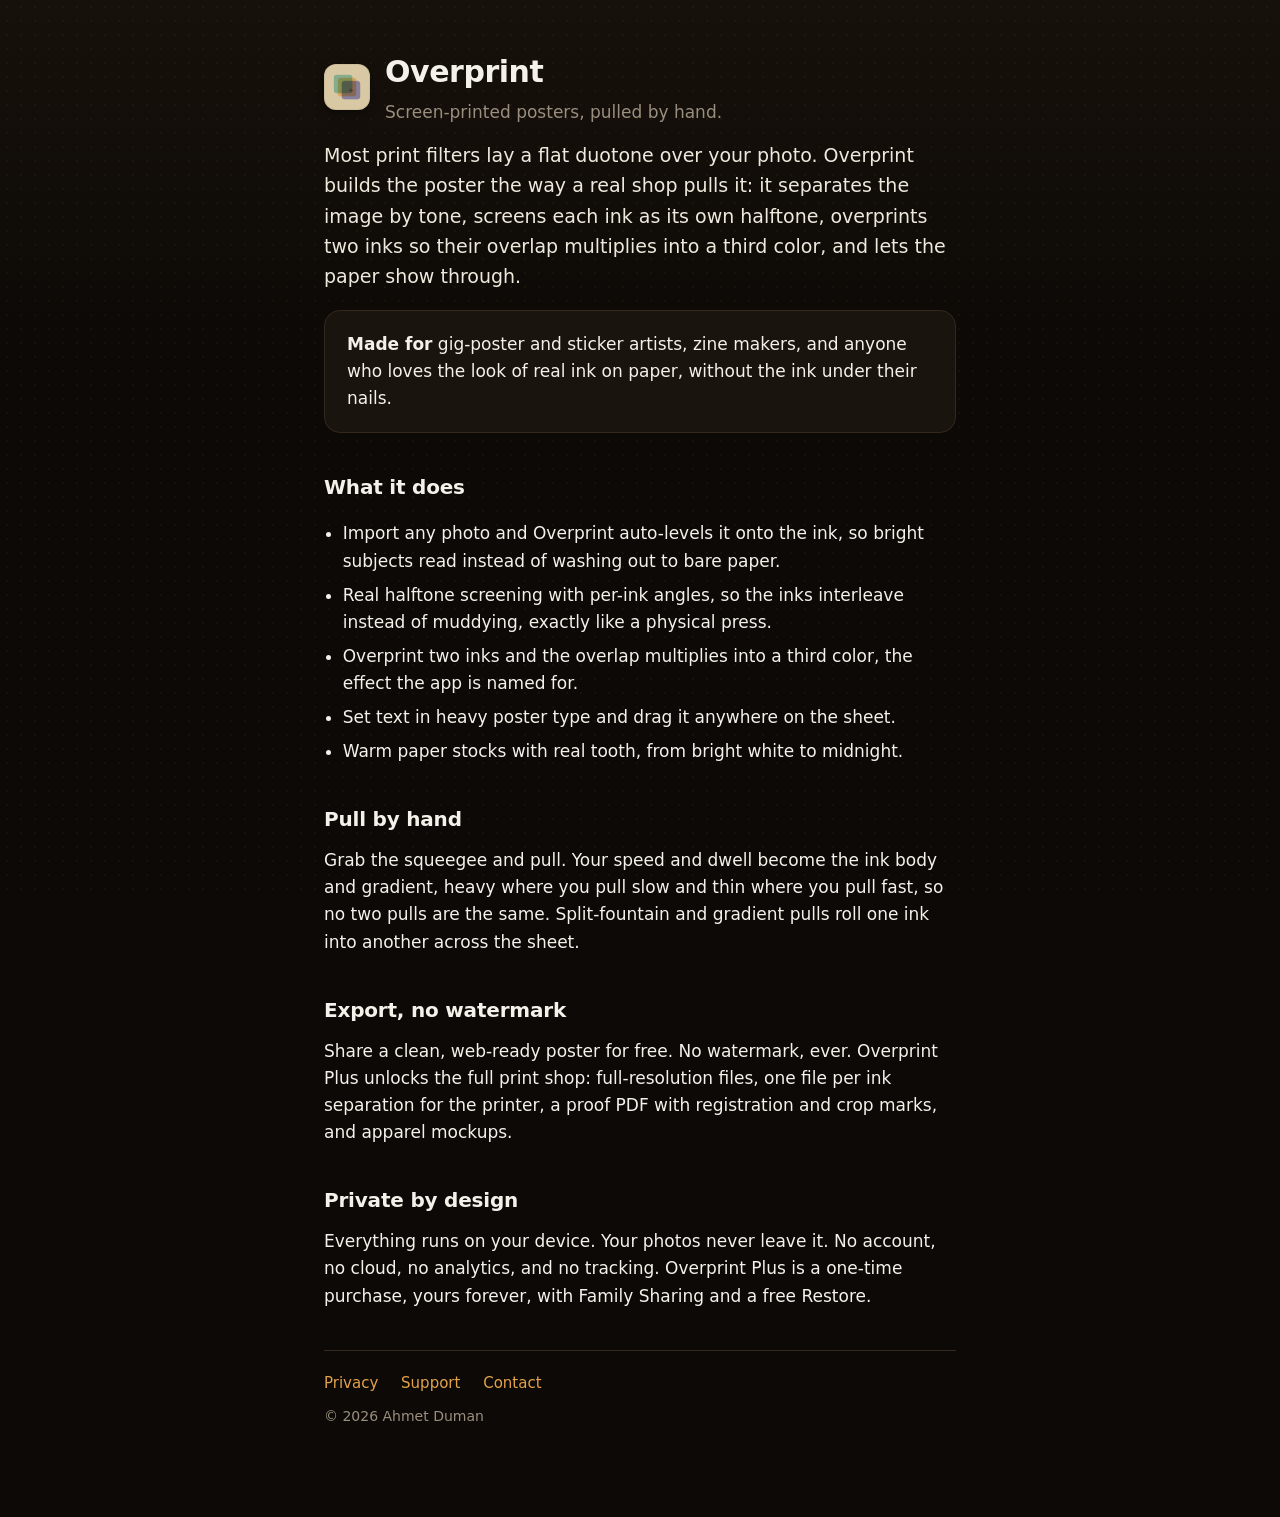
<file: index.html>
<!doctype html>
<html lang="en">
<head>
<meta charset="utf-8">
<meta name="viewport" content="width=device-width, initial-scale=1">
<title>Overprint - screen-printed posters, pulled by hand on your iPhone</title>
<link rel="canonical" href="https://aduman.github.io/overprint-app/">
<meta name="description" content="Turn any photo into a real screen-printed poster on your device. Halftone screens, spot inks, overprint color, and a squeegee you pull by hand. No watermark, no subscription.">
<link rel="icon" href="icon.png">
<link rel="stylesheet" href="style.css">
</head>
<body>
<div class="wrap">
  <header>
    <div class="mark" aria-hidden="true"></div>
    <div>
      <h1>Overprint</h1>
      <p class="tag">Screen-printed posters, pulled by hand.</p>
    </div>
  </header>

  <p class="lede">Most print filters lay a flat duotone over your photo. Overprint builds the poster the
  way a real shop pulls it: it separates the image by tone, screens each ink as its own halftone,
  overprints two inks so their overlap multiplies into a third color, and lets the paper show through.</p>

  <div class="card">
    <strong>Made for</strong> gig-poster and sticker artists, zine makers, and anyone who loves the look
    of real ink on paper, without the ink under their nails.
  </div>

  <h2>What it does</h2>
  <ul>
    <li>Import any photo and Overprint auto-levels it onto the ink, so bright subjects read instead of
        washing out to bare paper.</li>
    <li>Real halftone screening with per-ink angles, so the inks interleave instead of muddying, exactly
        like a physical press.</li>
    <li>Overprint two inks and the overlap multiplies into a third color, the effect the app is named for.</li>
    <li>Set text in heavy poster type and drag it anywhere on the sheet.</li>
    <li>Warm paper stocks with real tooth, from bright white to midnight.</li>
  </ul>

  <h2>Pull by hand</h2>
  <p>Grab the squeegee and pull. Your speed and dwell become the ink body and gradient, heavy where you
  pull slow and thin where you pull fast, so no two pulls are the same. Split-fountain and gradient pulls
  roll one ink into another across the sheet.</p>

  <h2>Export, no watermark</h2>
  <p>Share a clean, web-ready poster for free. No watermark, ever. Overprint Plus unlocks the full print
  shop: full-resolution files, one file per ink separation for the printer, a proof PDF with registration
  and crop marks, and apparel mockups.</p>

  <h2>Private by design</h2>
  <p>Everything runs on your device. Your photos never leave it. No account, no cloud, no analytics, and
  no tracking. Overprint Plus is a one-time purchase, yours forever, with Family Sharing and a free Restore.</p>

  <nav>
    <a href="privacy.html">Privacy</a>
    <a href="support.html">Support</a>
    <a href="mailto:membrain.app@gmail.com">Contact</a>
  </nav>
  <p class="muted">© 2026 Ahmet Duman</p>
</div>
</body>
</html>
</file>
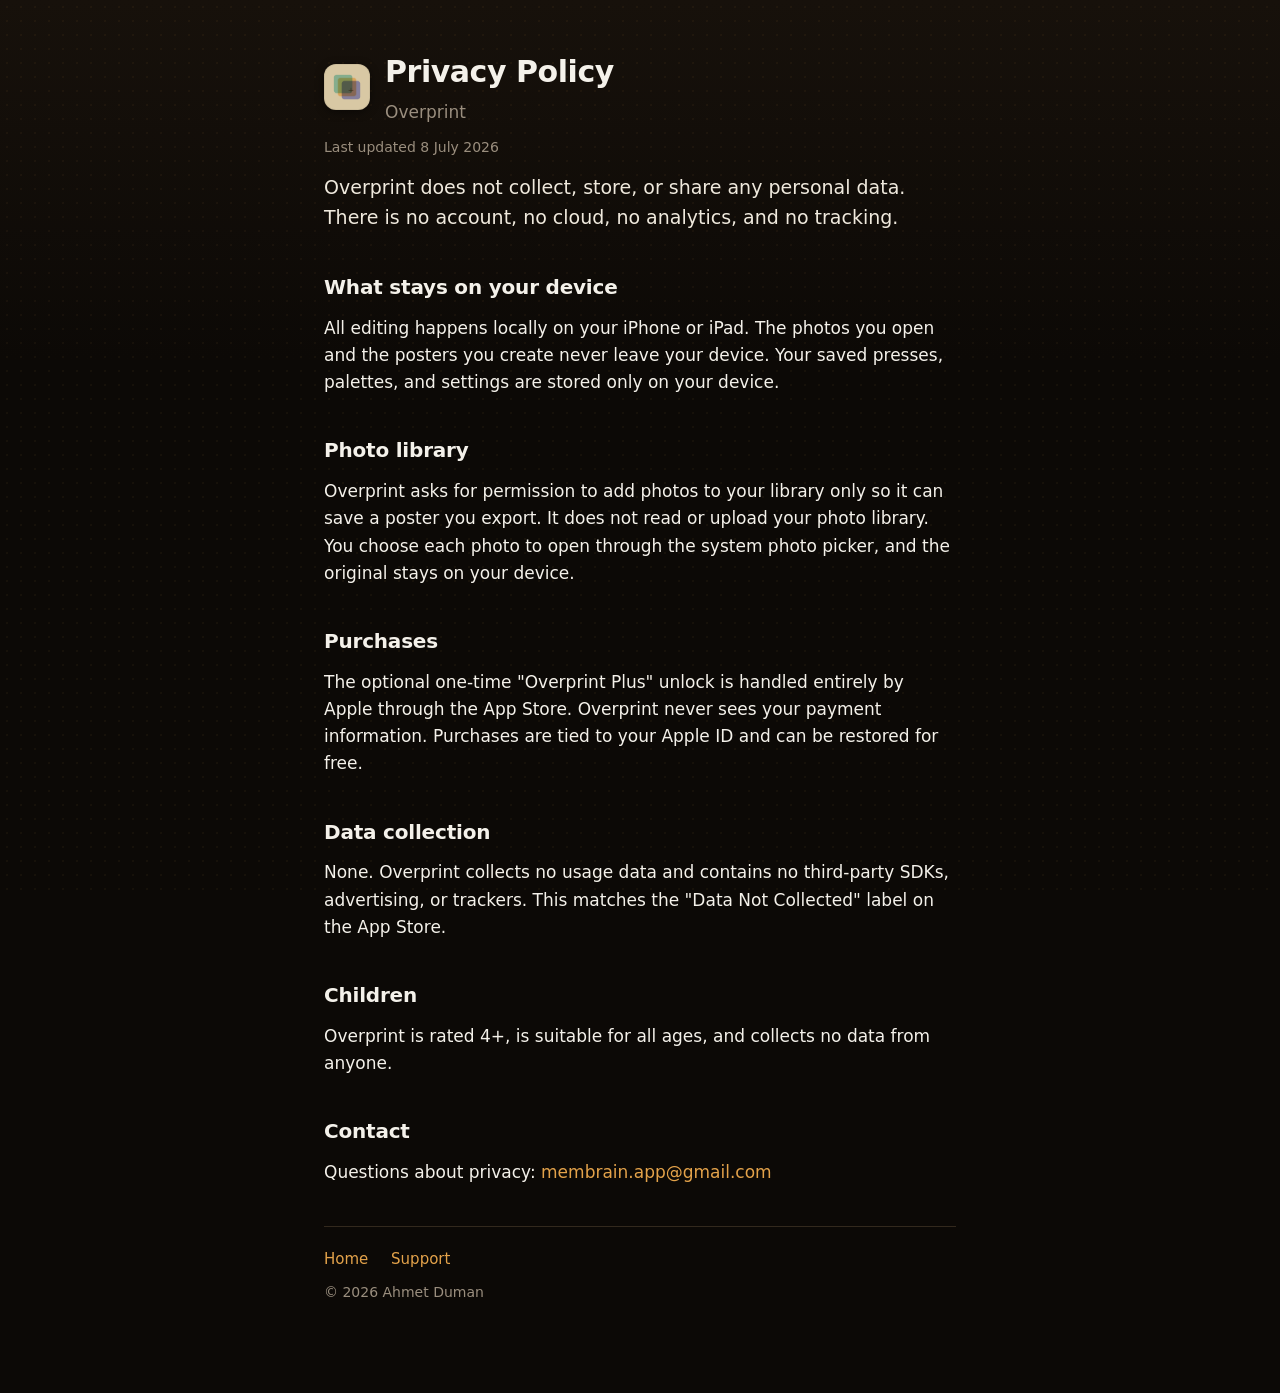
<file: privacy.html>
<!doctype html>
<html lang="en">
<head>
<meta charset="utf-8">
<meta name="viewport" content="width=device-width, initial-scale=1">
<title>Overprint - Privacy Policy</title>
<link rel="canonical" href="https://aduman.github.io/overprint-app/privacy.html">
<meta name="description" content="Overprint collects no data. Everything runs on your device.">
<link rel="icon" href="icon.png">
<link rel="stylesheet" href="style.css">
</head>
<body>
<div class="wrap">
  <header>
    <div class="mark" aria-hidden="true"></div>
    <div><h1>Privacy Policy</h1><p class="tag">Overprint</p></div>
  </header>

  <p class="muted">Last updated 8 July 2026</p>

  <p class="lede">Overprint does not collect, store, or share any personal data. There is no account, no
  cloud, no analytics, and no tracking.</p>

  <h2>What stays on your device</h2>
  <p>All editing happens locally on your iPhone or iPad. The photos you open and the posters you create
  never leave your device. Your saved presses, palettes, and settings are stored only on your device.</p>

  <h2>Photo library</h2>
  <p>Overprint asks for permission to add photos to your library only so it can save a poster you export.
  It does not read or upload your photo library. You choose each photo to open through the system photo
  picker, and the original stays on your device.</p>

  <h2>Purchases</h2>
  <p>The optional one-time "Overprint Plus" unlock is handled entirely by Apple through the App Store.
  Overprint never sees your payment information. Purchases are tied to your Apple ID and can be restored
  for free.</p>

  <h2>Data collection</h2>
  <p>None. Overprint collects no usage data and contains no third-party SDKs, advertising, or trackers.
  This matches the "Data Not Collected" label on the App Store.</p>

  <h2>Children</h2>
  <p>Overprint is rated 4+, is suitable for all ages, and collects no data from anyone.</p>

  <h2>Contact</h2>
  <p>Questions about privacy: <a href="mailto:membrain.app@gmail.com">membrain.app@gmail.com</a></p>

  <nav>
    <a href="index.html">Home</a>
    <a href="support.html">Support</a>
  </nav>
  <p class="muted">© 2026 Ahmet Duman</p>
</div>
</body>
</html>
</file>
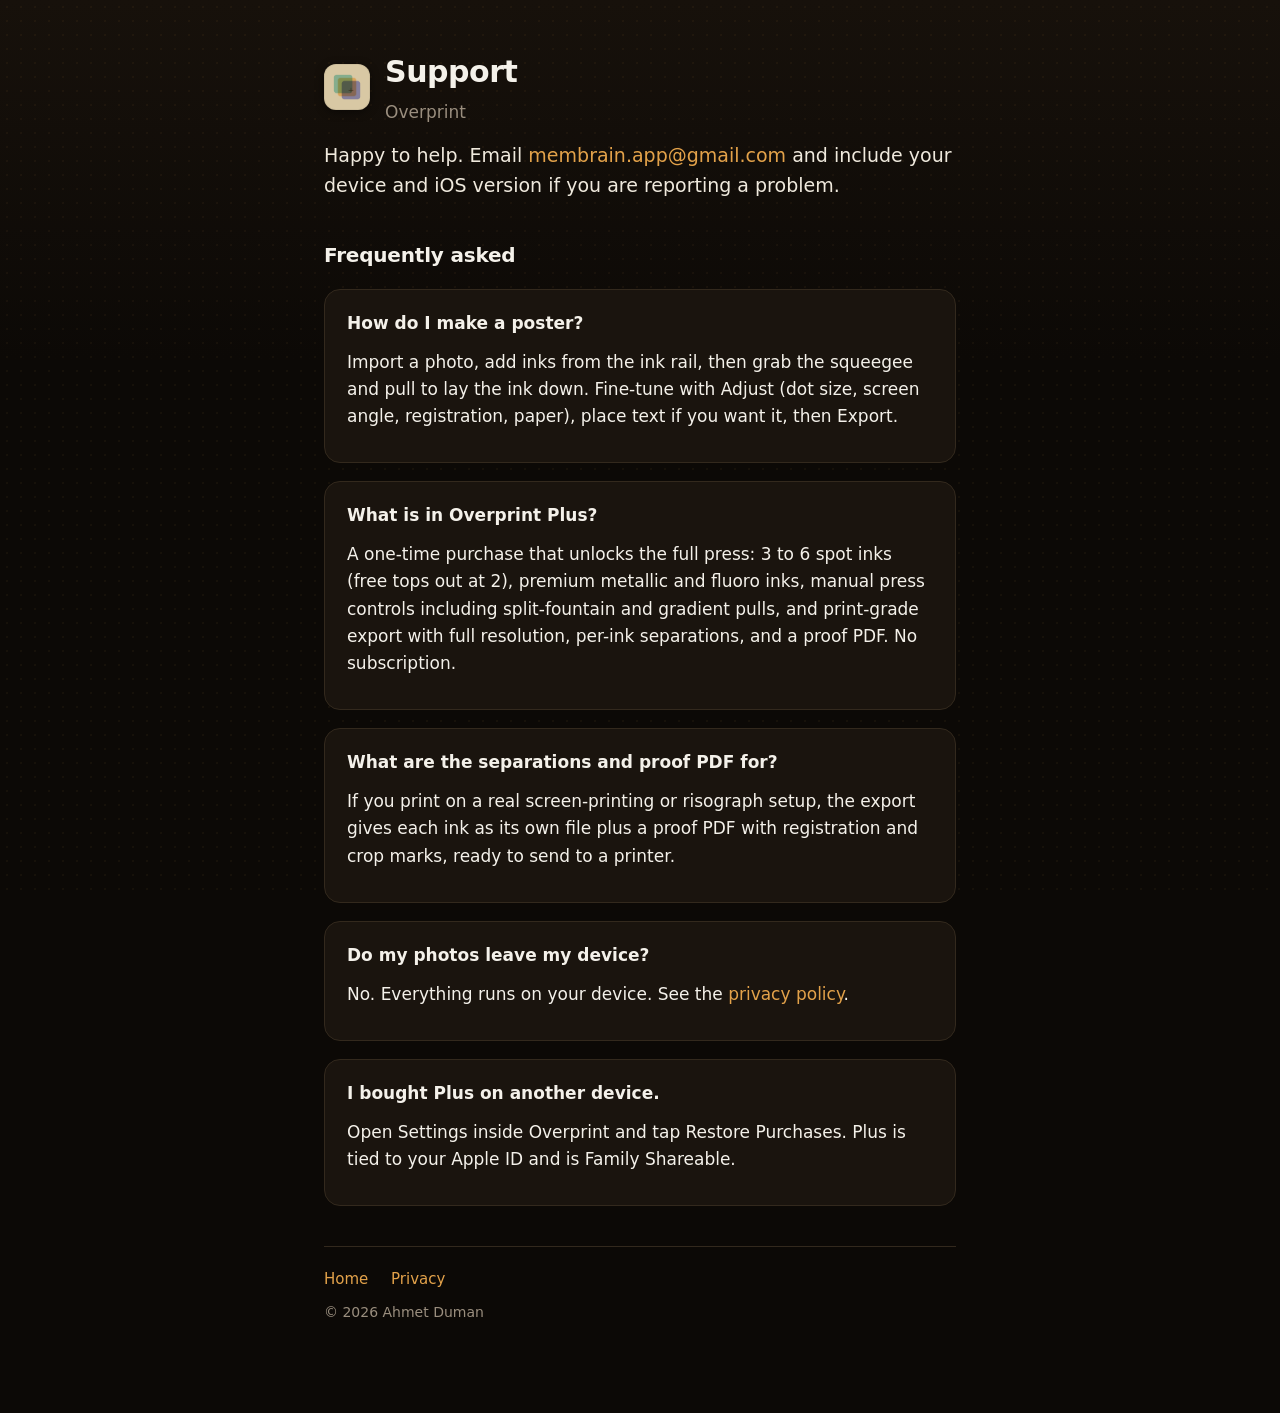
<file: support.html>
<!doctype html>
<html lang="en">
<head>
<meta charset="utf-8">
<meta name="viewport" content="width=device-width, initial-scale=1">
<title>Overprint - Support</title>
<link rel="canonical" href="https://aduman.github.io/overprint-app/support.html">
<meta name="description" content="Help and contact for Overprint, the on-device screen-print poster app.">
<link rel="icon" href="icon.png">
<link rel="stylesheet" href="style.css">
</head>
<body>
<div class="wrap">
  <header>
    <div class="mark" aria-hidden="true"></div>
    <div><h1>Support</h1><p class="tag">Overprint</p></div>
  </header>

  <p class="lede">Happy to help. Email <a href="mailto:membrain.app@gmail.com">membrain.app@gmail.com</a>
  and include your device and iOS version if you are reporting a problem.</p>

  <h2>Frequently asked</h2>

  <div class="card">
    <strong>How do I make a poster?</strong>
    <p>Import a photo, add inks from the ink rail, then grab the squeegee and pull to lay the ink down.
    Fine-tune with Adjust (dot size, screen angle, registration, paper), place text if you want it, then
    Export.</p>
  </div>

  <div class="card">
    <strong>What is in Overprint Plus?</strong>
    <p>A one-time purchase that unlocks the full press: 3 to 6 spot inks (free tops out at 2), premium
    metallic and fluoro inks, manual press controls including split-fountain and gradient pulls, and
    print-grade export with full resolution, per-ink separations, and a proof PDF. No subscription.</p>
  </div>

  <div class="card">
    <strong>What are the separations and proof PDF for?</strong>
    <p>If you print on a real screen-printing or risograph setup, the export gives each ink as its own
    file plus a proof PDF with registration and crop marks, ready to send to a printer.</p>
  </div>

  <div class="card">
    <strong>Do my photos leave my device?</strong>
    <p>No. Everything runs on your device. See the <a href="privacy.html">privacy policy</a>.</p>
  </div>

  <div class="card">
    <strong>I bought Plus on another device.</strong>
    <p>Open Settings inside Overprint and tap Restore Purchases. Plus is tied to your Apple ID and is
    Family Shareable.</p>
  </div>

  <nav>
    <a href="index.html">Home</a>
    <a href="privacy.html">Privacy</a>
  </nav>
  <p class="muted">© 2026 Ahmet Duman</p>
</div>
</body>
</html>
</file>
<file: style.css>
:root{
  --bg:#0c0906; --surface:#1a140e; --surface-2:#241c14;
  --ink:#f4f1ea; --soft:#9a8e7e; --line:#33291d;
  --accent:#e3a24a; --accent-ink:#1a130b;
}
*{box-sizing:border-box}
html{-webkit-text-size-adjust:100%}
body{
  margin:0;color:var(--ink);
  background:var(--bg);
  background-image:
    radial-gradient(rgba(227,162,74,.05) 1px, transparent 1.4px),
    linear-gradient(180deg,#17110b 0,var(--bg) 40%);
  background-size:14px 14px, 100% 100%;
  background-attachment:fixed;
  font:17px/1.6 ui-rounded,"SF Pro Rounded",system-ui,-apple-system,"Segoe UI",Roboto,sans-serif;
}
.wrap{max-width:680px;margin:0 auto;padding:48px 24px 80px}
header{display:flex;align-items:center;gap:15px;margin-bottom:8px}

/* Logo: the real Overprint app icon. */
.mark{
  width:46px;height:46px;border-radius:12px;flex:none;
  background:url(icon.png) center/cover no-repeat;
  box-shadow:inset 0 0 0 1px rgba(0,0,0,.06),0 2px 10px rgba(0,0,0,.45);
}

h1{font-size:30px;margin:0;letter-spacing:-.015em;font-weight:800}
h2{font-size:20px;margin:38px 0 10px;letter-spacing:-.01em;font-weight:700}
.tag{color:var(--soft);margin:.2em 0 0}
p{margin:.7em 0}
a{color:var(--accent);text-decoration:none}
a:hover{text-decoration:underline}
.lede{font-size:19px;color:#efe9dd}
.card{background:var(--surface);border:1px solid var(--line);border-radius:16px;padding:20px 22px;margin:18px 0}
.card strong{color:var(--ink)}
ul{padding-left:1.1em}
li{margin:.4em 0}
small,.muted{color:var(--soft);font-size:14px}
strong{color:var(--ink)}
nav{margin-top:40px;padding-top:20px;border-top:1px solid var(--line);font-size:15px}
nav a{margin-right:18px}
hr{border:none;border-top:1px solid var(--line);margin:28px 0}
::selection{background:var(--accent);color:var(--accent-ink)}
</file>
